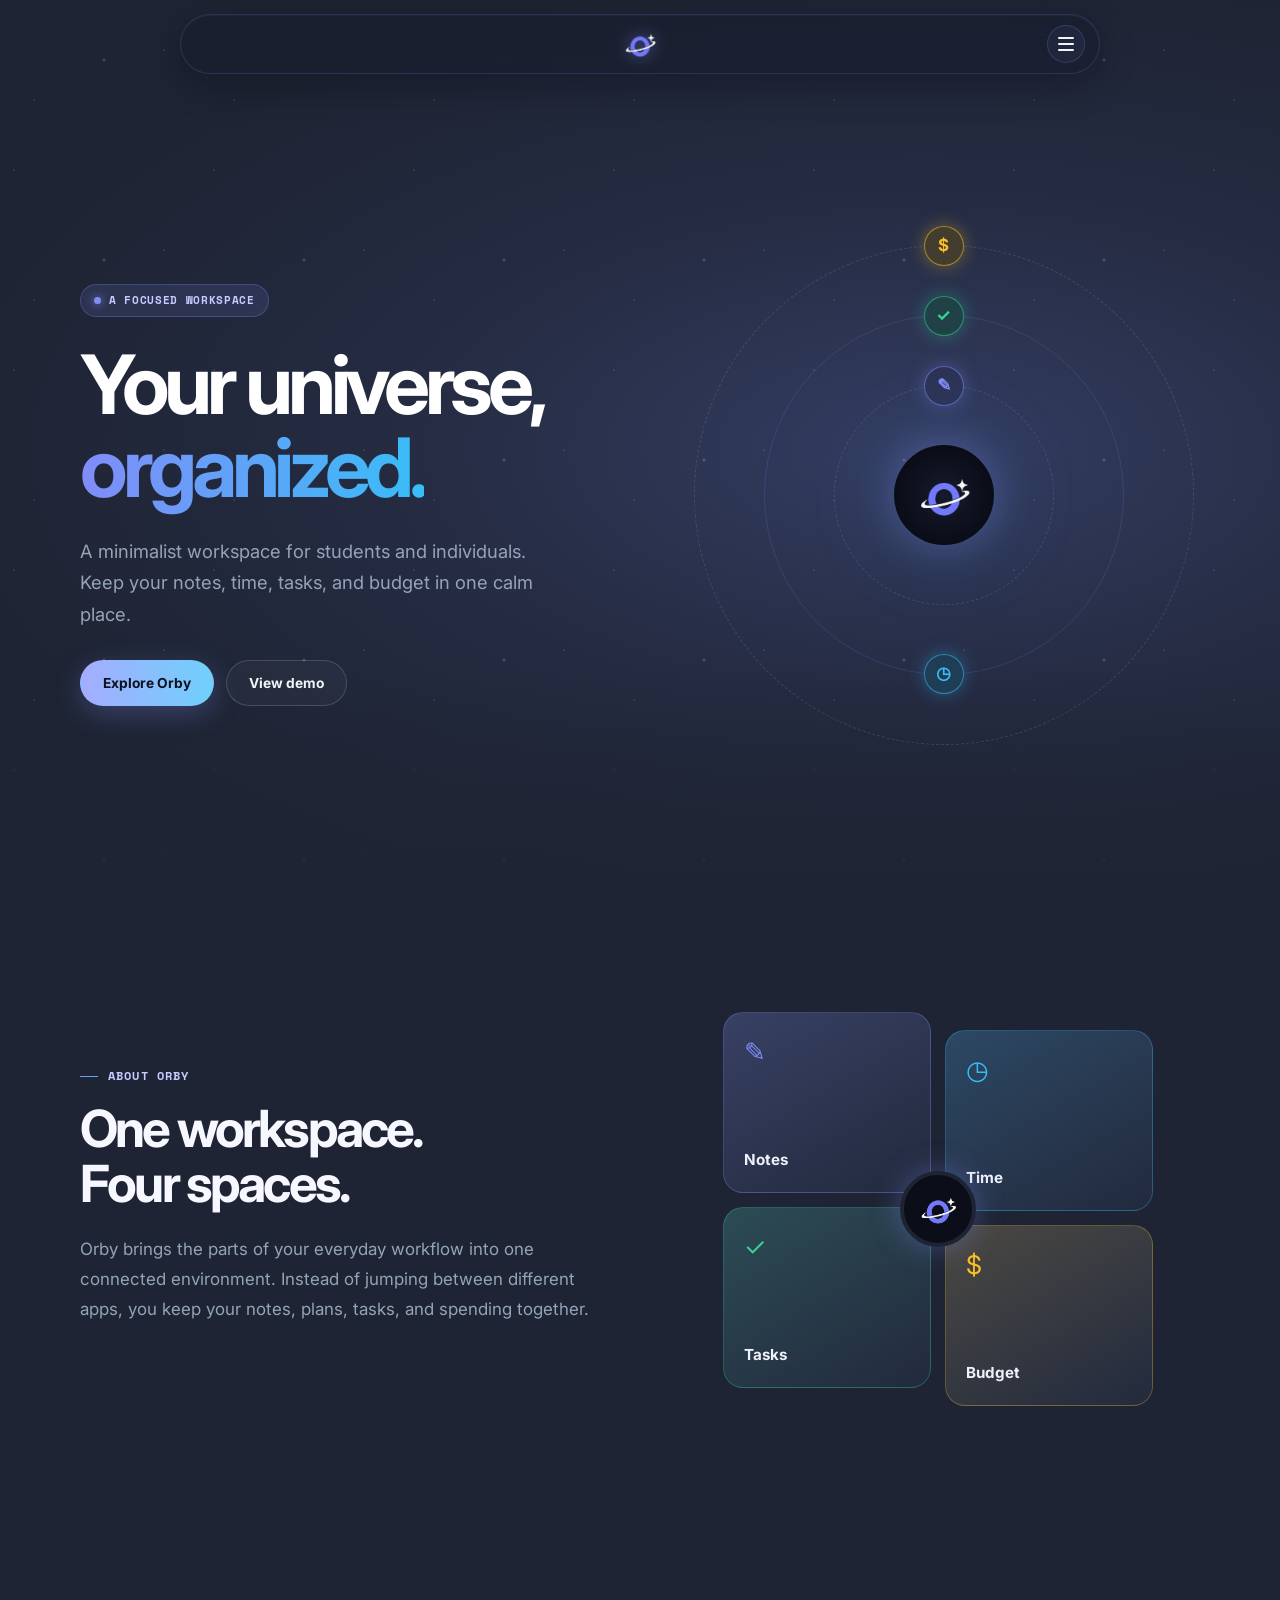
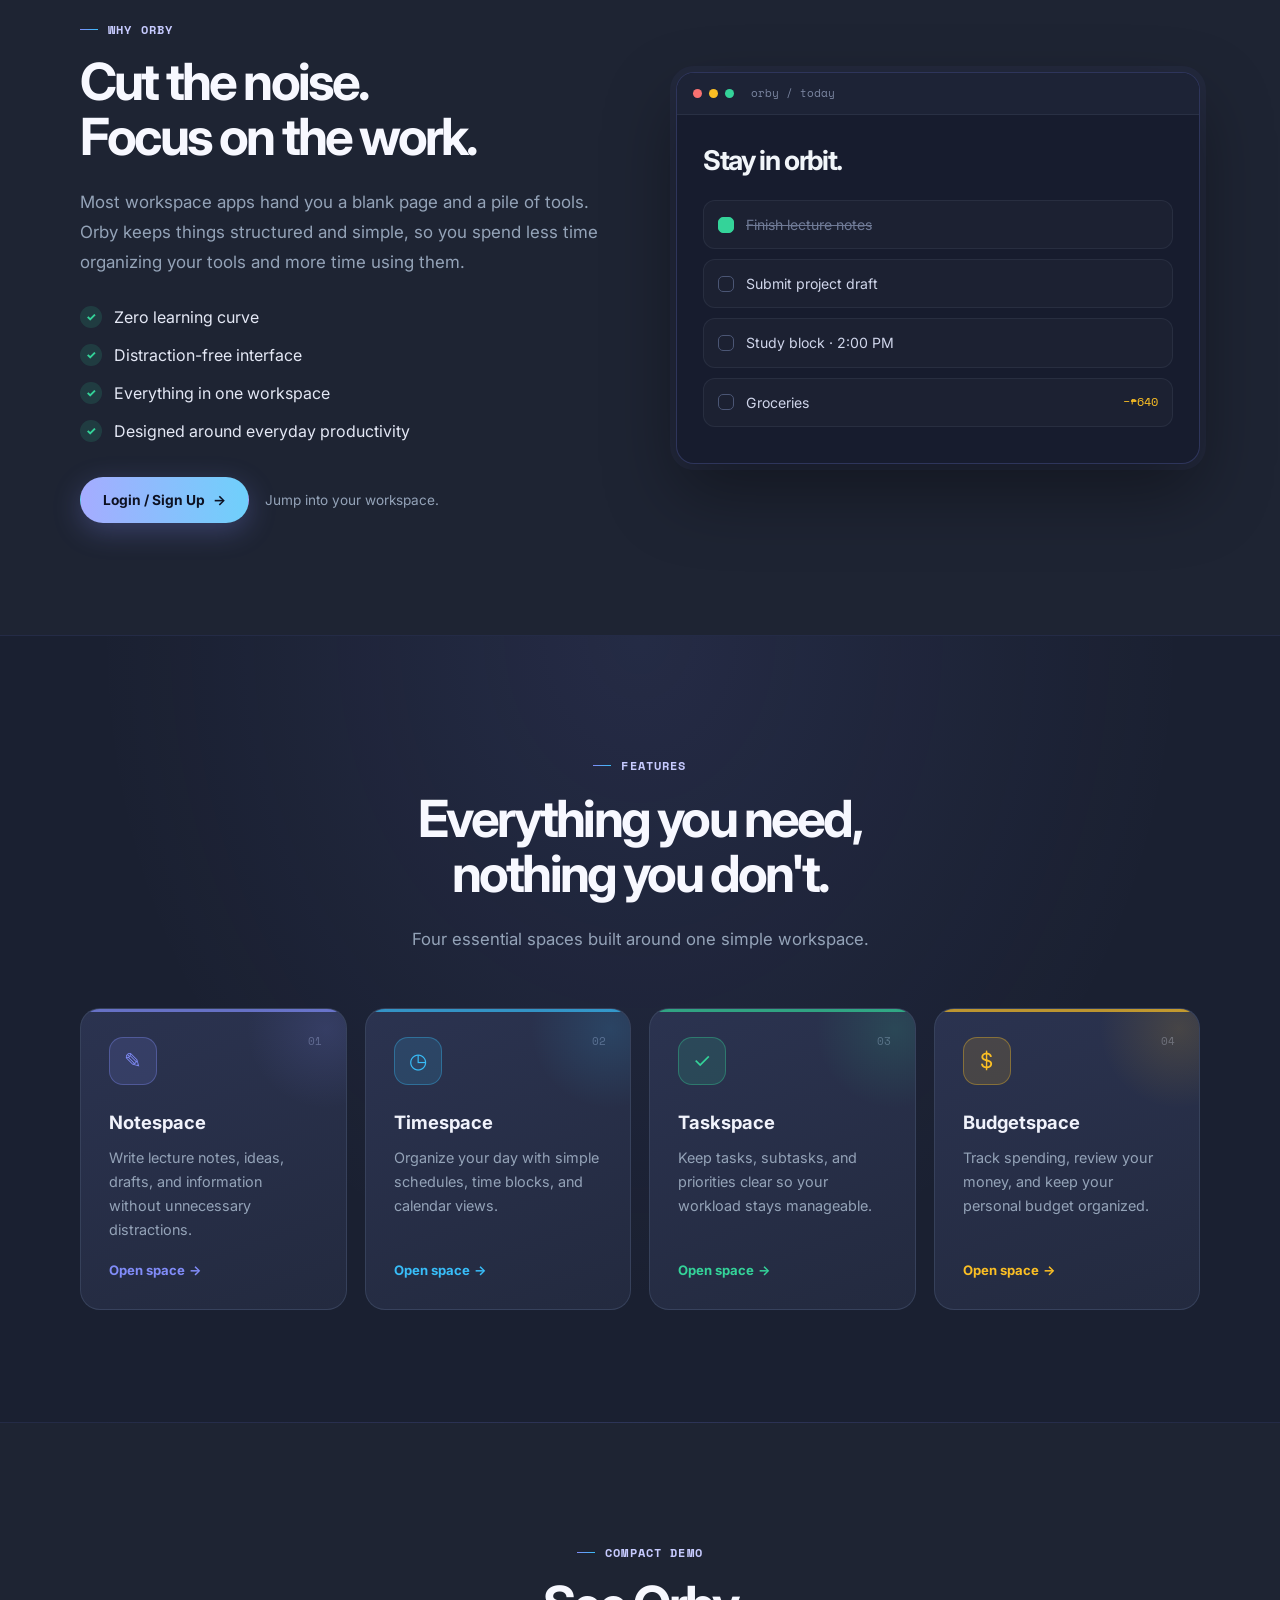
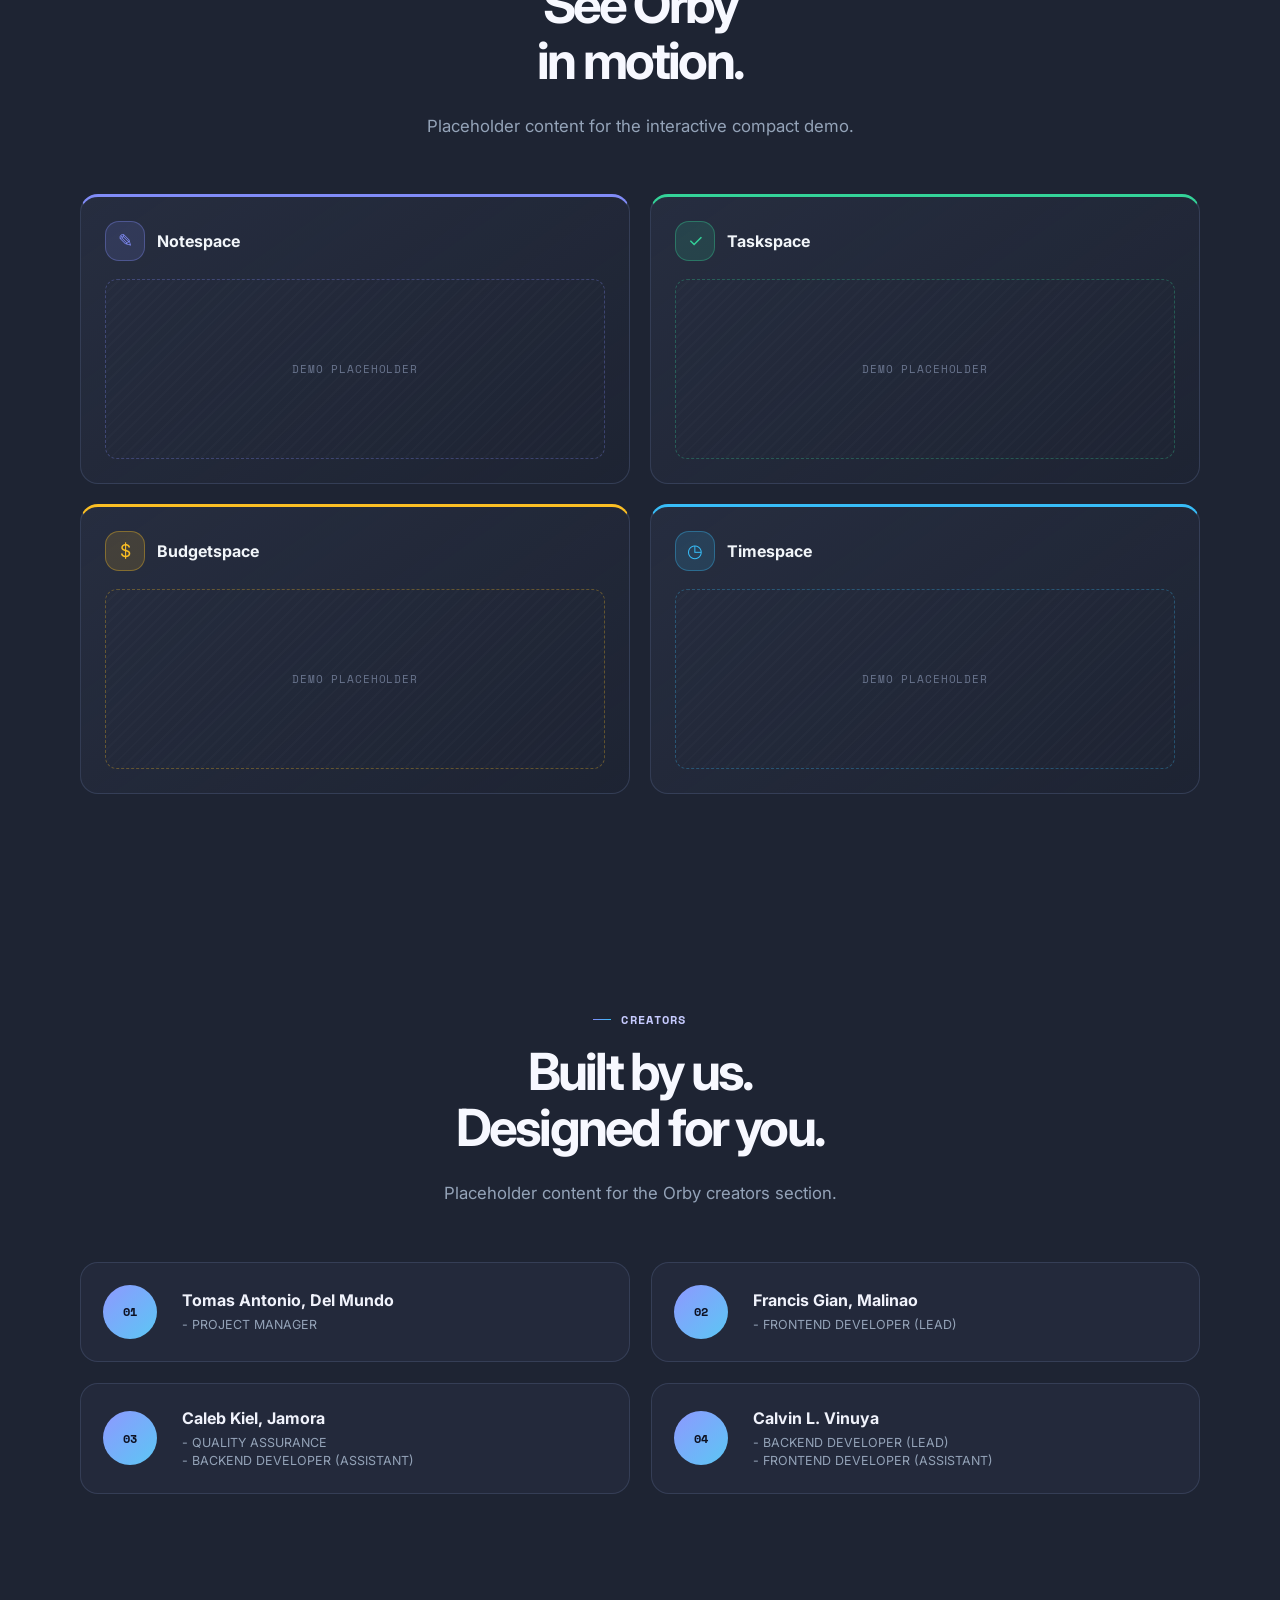
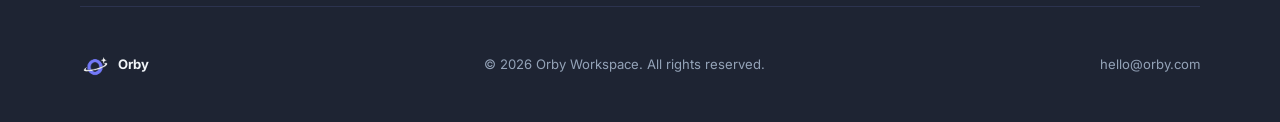
<file: index.html>
<!DOCTYPE html>
<html lang="en">
<head>
  <meta charset="UTF-8">
  <meta name="viewport" content="width=device-width, initial-scale=1.0">
  <meta name="description" content="Orby - Your productivity in orbit. A minimalist workspace for notes, tasks, time, and budget.">
  <title>Orby - Your Productivity in Orbit</title>
  <link rel="stylesheet" href="assets/css/style.css">
  <link rel="stylesheet" href="assets/css/index.css">
</head>

<body class="landing-page">

  <!-- NAVIGATION -->
  <header class="site-header" id="top">
    <nav class="navigation" aria-label="Main navigation">
      <a class="brand" href="#top" aria-label="Orby home">
        <img src="assets/images/OrbyIconFinal.png" alt="Orby">
      </a>

      <div class="nav-actions">
        <div class="workspace-links">
          <a href="notespace.html">Notespace</a>
          <a href="timespace.html">Timespace</a>
          <a href="taskspace.html">Taskspace</a>
          <a href="budgetspace.html">Budgetspace</a>
        </div>

        <button class="menu-button" type="button" aria-label="Open menu" aria-expanded="false" aria-controls="menu-panel">
          <span></span><span></span><span></span>
        </button>

        <div class="menu-panel" id="menu-panel" hidden>
          <p class="menu-label">Explore Orby</p>
          <a class="menu-login" href="LoginSignUp.html">
            <span>Login / Sign Up</span><b aria-hidden="true">→</b>
          </a>
          <a href="#about">About Orby</a>
          <a href="#why-orby">Why Orby</a>
          <a href="#features">Features</a>
          <a href="#demo">Compact Demo</a>
          <a href="#creators">Creators</a>
        </div>
      </div>
    </nav>
  </header>

  <main>

    <!-- HERO -->
    <section class="hero" aria-labelledby="hero-title">
      <div class="stars" aria-hidden="true"></div>

      <div class="hero-inner">
        <div class="hero-content">
          <p class="eyebrow"><span></span>A focused workspace</p>

          <h1 id="hero-title">Your universe,<br><em>organized.</em></h1>

          <p class="hero-copy">
            A minimalist workspace for students and individuals.
            Keep your notes, time, tasks, and budget in one calm place.
          </p>

          <div class="hero-actions">
            <a class="btn btn-primary" href="#features">Explore Orby</a>
            <a class="btn btn-ghost" href="#demo">View demo</a>
          </div>
        </div>

        <!-- Orbit system: Orby core + four spaces -->
        <div class="orbit-scene" aria-hidden="true">
          <div class="ring ring--1" style="--t:18s">
            <span class="planet planet--notes"><i>✎</i></span>
          </div>
          <div class="ring ring--2" style="--t:28s">
            <span class="planet planet--tasks"><i>✓</i></span>
            <span class="planet planet--time planet--b"><i>◷</i></span>
          </div>
          <div class="ring ring--3" style="--t:42s">
            <span class="planet planet--budget"><i>$</i></span>
          </div>
          <div class="core"><img src="assets/images/OrbyIconFinal.png" alt=""></div>
        </div>
      </div>
    </section>


    <!-- ABOUT -->
    <section class="landing-section about-section" id="about">
      <div class="section-copy">
        <p class="section-label">About Orby</p>
        <h2>One workspace.<br>Four spaces.</h2>
        <p>
          Orby brings the parts of your everyday workflow into one connected
          environment. Instead of jumping between different apps, you keep your
          notes, plans, tasks, and spending together.
        </p>
      </div>

      <div class="space-tiles" aria-hidden="true">
        <div class="tile tile--notes"><i>✎</i><b>Notes</b></div>
        <div class="tile tile--time"><i>◷</i><b>Time</b></div>
        <div class="tile tile--tasks"><i>✓</i><b>Tasks</b></div>
        <div class="tile tile--budget"><i>$</i><b>Budget</b></div>
        <div class="tiles-core"><img src="assets/images/OrbyIconFinal.png" alt=""></div>
      </div>
    </section>


    <!-- WHY -->
    <section class="landing-section why-section" id="why-orby">
      <div class="section-copy">
        <p class="section-label">Why Orby</p>
        <h2>Cut the noise.<br>Focus on the work.</h2>
        <p>
          Most workspace apps hand you a blank page and a pile of tools. Orby
          keeps things structured and simple, so you spend less time organizing
          your tools and more time using them.
        </p>
        <ul class="check-list">
          <li>Zero learning curve</li>
          <li>Distraction-free interface</li>
          <li>Everything in one workspace</li>
          <li>Designed around everyday productivity</li>
        </ul>
        <div class="auth-cta">
          <a class="btn btn-primary btn-shine" href="LoginSignUp.html">
            Login / Sign Up <b aria-hidden="true">→</b>
          </a>
          <span>Jump into your workspace.</span>
        </div>
      </div>

      <div class="app-window" aria-hidden="true">
        <div class="app-window__bar">
          <span></span><span></span><span></span>
          <small>orby / today</small>
        </div>
        <div class="app-window__body">
          <h3>Stay in orbit.</h3>
          <div class="row done"><s></s>Finish lecture notes</div>
          <div class="row"><s></s>Submit project draft</div>
          <div class="row"><s></s>Study block · 2:00 PM</div>
          <div class="row budget"><s></s>Groceries <em>−₱640</em></div>
        </div>
      </div>
    </section>


    <!-- FEATURES -->
    <section class="landing-section features-section" id="features">
      <div class="centered-heading">
        <p class="section-label">Features</p>
        <h2>Everything you need,<br>nothing you don't.</h2>
        <p>Four essential spaces built around one simple workspace.</p>
      </div>

      <div class="feature-grid">
        <a class="feature-card feature-card--notes" href="notespace.html">
          <span class="feature-num">01</span>
          <span class="feature-icon" aria-hidden="true">✎</span>
          <div>
            <h3>Notespace</h3>
            <p>Write lecture notes, ideas, drafts, and information without unnecessary distractions.</p>
          </div>
          <span class="feature-link">Open space <b aria-hidden="true">→</b></span>
        </a>

        <a class="feature-card feature-card--time" href="timespace.html">
          <span class="feature-num">02</span>
          <span class="feature-icon" aria-hidden="true">◷</span>
          <div>
            <h3>Timespace</h3>
            <p>Organize your day with simple schedules, time blocks, and calendar views.</p>
          </div>
          <span class="feature-link">Open space <b aria-hidden="true">→</b></span>
        </a>

        <a class="feature-card feature-card--tasks" href="taskspace.html">
          <span class="feature-num">03</span>
          <span class="feature-icon" aria-hidden="true">✓</span>
          <div>
            <h3>Taskspace</h3>
            <p>Keep tasks, subtasks, and priorities clear so your workload stays manageable.</p>
          </div>
          <span class="feature-link">Open space <b aria-hidden="true">→</b></span>
        </a>

        <a class="feature-card feature-card--budget" href="budgetspace.html">
          <span class="feature-num">04</span>
          <span class="feature-icon" aria-hidden="true">$</span>
          <div>
            <h3>Budgetspace</h3>
            <p>Track spending, review your money, and keep your personal budget organized.</p>
          </div>
          <span class="feature-link">Open space <b aria-hidden="true">→</b></span>
        </a>
      </div>
    </section>


    <!-- DEMO -->
    <section class="landing-section demo-section" id="demo">
      <div class="centered-heading">
        <p class="section-label">Compact Demo</p>
        <h2>See Orby<br>in motion.</h2>
        <p>Placeholder content for the interactive compact demo.</p>
      </div>

      <div class="demo-grid">
        <article class="demo-card demo-card--notes">
          <div class="demo-card__header"><span class="feature-icon">✎</span><h3>Notespace</h3></div>
          <div class="demo-placeholder">Demo Placeholder</div>
        </article>
        <article class="demo-card demo-card--tasks">
          <div class="demo-card__header"><span class="feature-icon">✓</span><h3>Taskspace</h3></div>
          <div class="demo-placeholder">Demo Placeholder</div>
        </article>
        <article class="demo-card demo-card--budget">
          <div class="demo-card__header"><span class="feature-icon">$</span><h3>Budgetspace</h3></div>
          <div class="demo-placeholder">Demo Placeholder</div>
        </article>
        <article class="demo-card demo-card--time">
          <div class="demo-card__header"><span class="feature-icon">◷</span><h3>Timespace</h3></div>
          <div class="demo-placeholder">Demo Placeholder</div>
        </article>
      </div>
    </section>


    <!-- CREATORS -->
    <section class="landing-section creators-section" id="creators">
      <div class="centered-heading">
        <p class="section-label">Creators</p>
        <h2>Built by us.<br>Designed for you.</h2>
        <p>Placeholder content for the Orby creators section.</p>
      </div>

      <div class="creator-grid">
        <article class="creator-card">
          <div class="creator-avatar">01</div>
          <div><h3>Tomas Antonio, Del Mundo</h3>
          <p>- PROJECT MANAGER</p></div>
        </article>
        <article class="creator-card">
          <div class="creator-avatar">02</div>
          <div><h3>Francis Gian, Malinao</h3>
            <p>- FRONTEND DEVELOPER (LEAD)</p></div>
        </article>
        <article class="creator-card">
          <div class="creator-avatar">03</div>
          <div><h3>Caleb Kiel, Jamora</h3>
            <p>- QUALITY ASSURANCE <br>
               - BACKEND DEVELOPER (ASSISTANT)
            </p></div>
        </article>
        <article class="creator-card">
          <div class="creator-avatar">04</div>
          <div><h3>Calvin L. Vinuya</h3>
            <p>- BACKEND DEVELOPER (LEAD) <br>
               - FRONTEND DEVELOPER (ASSISTANT)
            </p></div>
        </article>
      </div>
    </section>

  </main>


  <footer class="site-footer">
    <a class="footer-brand" href="#top">
      <img src="assets/images/OrbyIconFinal.png" alt="Orby">
      <span>Orby</span>
    </a>
    <p>© <span id="year"></span> Orby Workspace. All rights reserved.</p>
    <a href="mailto:hello@orby.com">hello@orby.com</a>
  </footer>

  <script src="assets/js/main.js"></script>
</body>
</html>
</file>
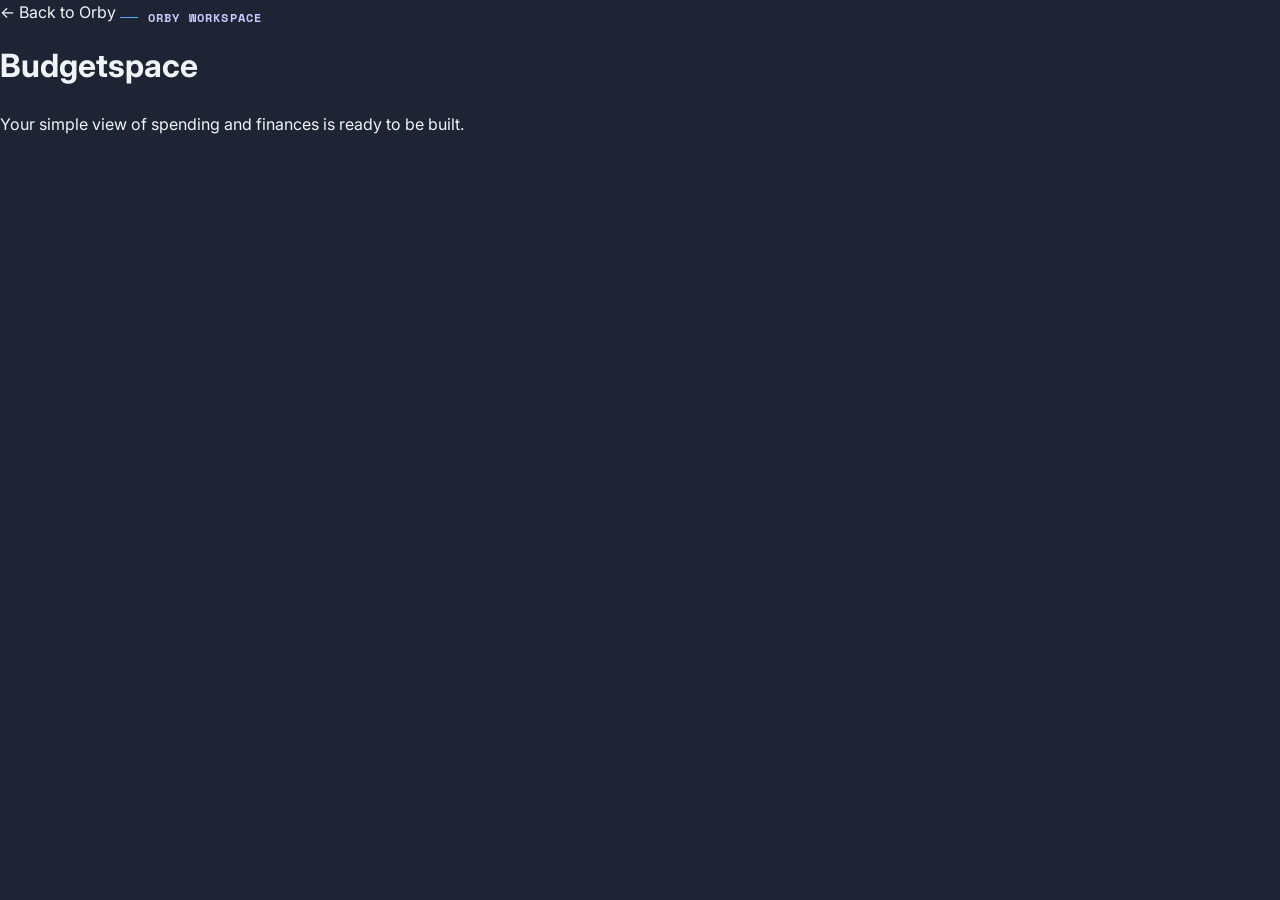
<file: budgetspace.html>
<!DOCTYPE html>
<html lang="en">
<head>
  <meta charset="UTF-8">
  <meta name="viewport" content="width=device-width, initial-scale=1.0">
  <meta name="description" content="Budgetspace — Orby workspace.">
  <title>Budgetspace | Orby</title>
  <link rel="stylesheet" href="assets/css/style.css">
</head>
<body class="space-page">
  <main class="space-shell">
    <a class="space-back" href="index.html">← Back to Orby</a>
    <p class="section-label">Orby workspace</p>
    <h1>Budgetspace</h1>
    <p>Your simple view of spending and finances is ready to be built.</p>
  </main>
</body>
</html>
</file>
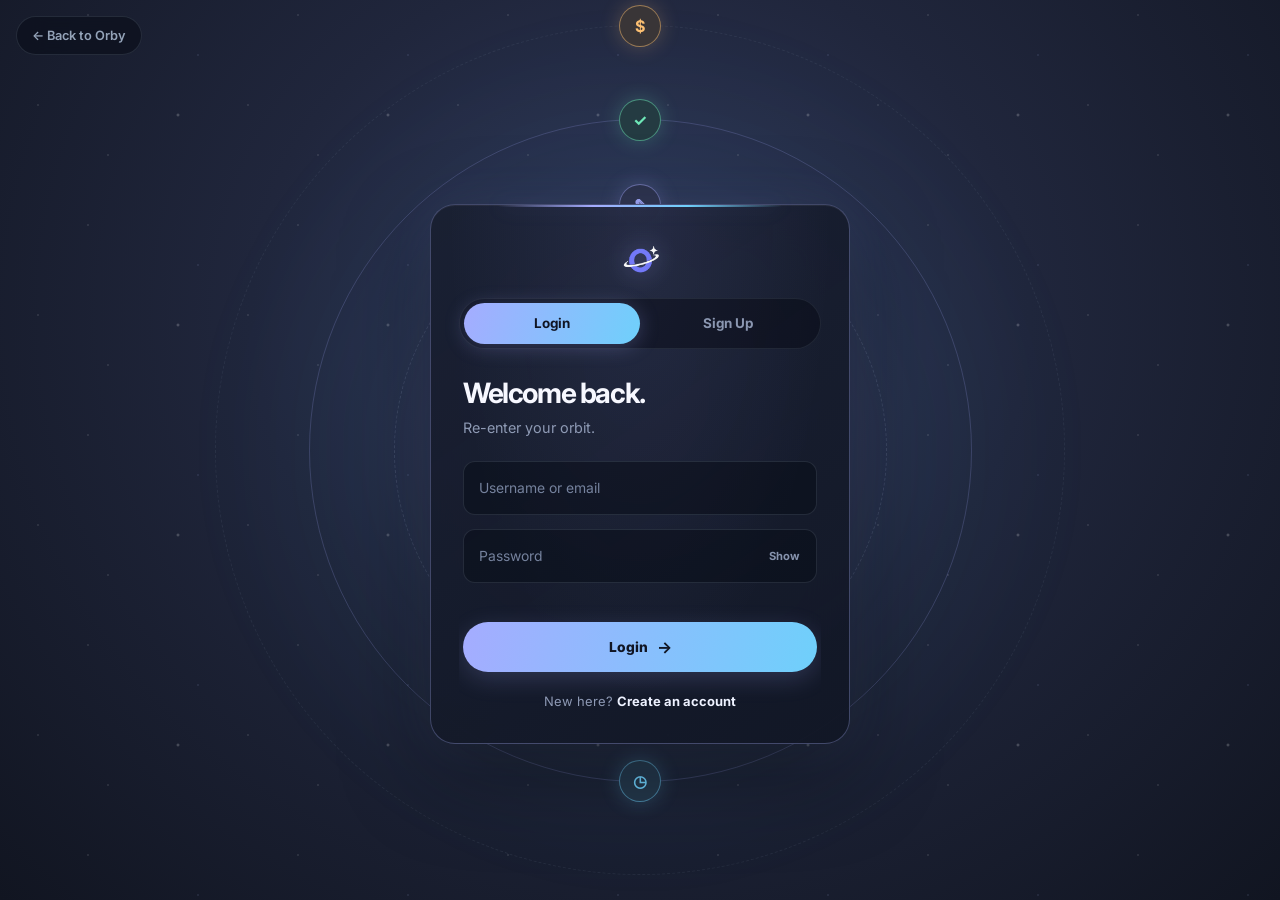
<file: LoginSignUp.html>
<!DOCTYPE html>
<html lang="en">
<head>
  <meta charset="UTF-8">
  <meta name="viewport" content="width=device-width, initial-scale=1.0">
  <title>Login / Sign Up - Orby</title>
  <link rel="stylesheet" href="assets/css/style.css">
  <link rel="stylesheet" href="assets/css/LoginSignUp.css">
</head>

<body class="auth-page" data-mode="login">

  <a class="auth-home" href="index.html">← Back to Orby</a>

  <div class="stars" aria-hidden="true"></div>

  <!-- Orbit backdrop: spins slowly, jumps when you switch mode -->
  <div class="orbit-scene" id="scene" aria-hidden="true">
    <div class="orbit-spin">
      <div class="ring ring--1" style="--t:60s">
        <span class="planet planet--notes"><i>✎</i></span>
      </div>
      <div class="ring ring--2" style="--t:90s">
        <span class="planet planet--tasks"><i>✓</i></span>
        <span class="planet planet--time planet--b"><i>◷</i></span>
      </div>
      <div class="ring ring--3" style="--t:140s">
        <span class="planet planet--budget"><i>$</i></span>
      </div>
    </div>
  </div>
  <div class="shockwave" id="shockwave" aria-hidden="true"></div>

  <main class="auth-card" id="card">

    <img class="auth-logo" src="assets/images/OrbyIconFinal.png" alt="Orby">

    <div class="tabs" role="tablist" aria-label="Account">
      <button type="button" role="tab" id="tab-login" aria-controls="pane-login" aria-selected="true" data-mode-target="login">Login</button>
      <button type="button" role="tab" id="tab-signup" aria-controls="pane-signup" aria-selected="false" data-mode-target="signup">Sign Up</button>
    </div>

    <div class="panes">

      <!-- LOGIN -->
      <section class="pane" id="pane-login" role="tabpanel" aria-labelledby="tab-login">
        <div class="pane__inner">
          <h1>Welcome back.</h1>
          <p class="sub">Re-enter your orbit.</p>

          <form data-form="login" novalidate>
            <label class="field">
              <input type="text" name="identity" placeholder=" " autocomplete="username" required>
              <span>Username or email</span>
            </label>

            <label class="field">
              <input type="password" name="password" placeholder=" " autocomplete="current-password" required>
              <span>Password</span>
              <button type="button" class="peek" aria-label="Show password">Show</button>
            </label>

            <p class="form-note" role="status"></p>
            <button class="btn-auth" type="submit"><span>Login</span><b aria-hidden="true">→</b></button>
          </form>

          <p class="switch">New here? <button type="button" data-mode-target="signup">Create an account</button></p>
        </div>
      </section>

      <!-- SIGN UP -->
      <section class="pane" id="pane-signup" role="tabpanel" aria-labelledby="tab-signup">
        <div class="pane__inner">
          <h1>Join the orbit.</h1>
          <p class="sub">Create your Orby workspace.</p>

          <form data-form="signup" novalidate>
            <label class="field">
              <input type="text" name="username" placeholder=" " autocomplete="username" required>
              <span>Username</span>
            </label>

            <label class="field">
              <input type="email" name="email" placeholder=" " autocomplete="email" required>
              <span>Email</span>
            </label>

            <label class="field">
              <input type="password" name="password" placeholder=" " autocomplete="new-password" required>
              <span>Password</span>
              <button type="button" class="peek" aria-label="Show password">Show</button>
            </label>

            <label class="field">
              <input type="password" name="confirm" placeholder=" " autocomplete="new-password" required>
              <span>Confirm password</span>
              <button type="button" class="peek" aria-label="Show password">Show</button>
            </label>

            <p class="form-note" role="status"></p>
            <button class="btn-auth" type="submit"><span>Create account</span><b aria-hidden="true">→</b></button>
          </form>

          <p class="switch">Already have an account? <button type="button" data-mode-target="login">Login</button></p>
        </div>
      </section>

    </div>
  </main>

  <script src="assets/js/LoginSignUp.js"></script>
</body>
</html>
</file>
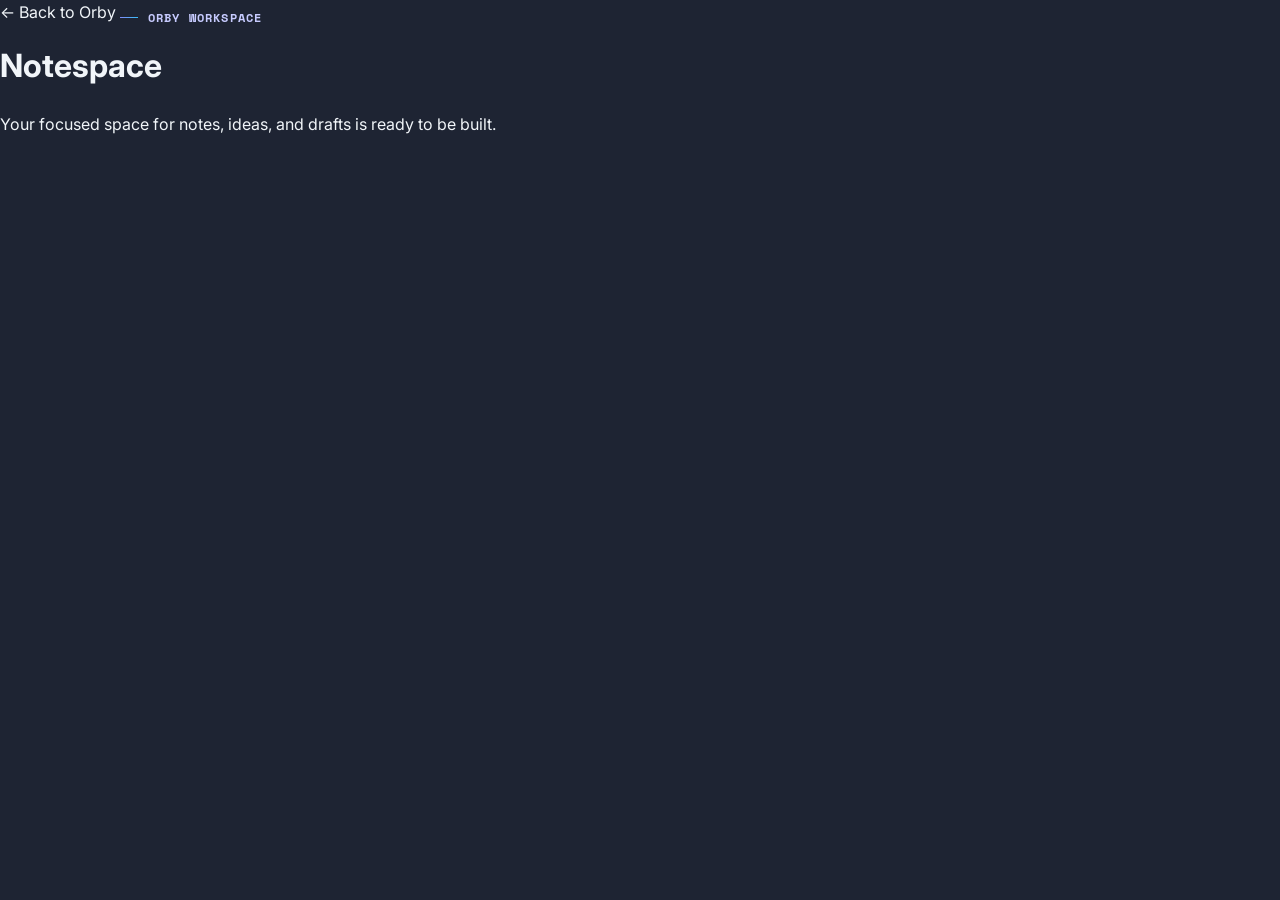
<file: notespace.html>
<!DOCTYPE html>
<html lang="en">
<head>
  <meta charset="UTF-8">
  <meta name="viewport" content="width=device-width, initial-scale=1.0">
  <meta name="description" content="Notespace — Orby workspace.">
  <title>Notespace | Orby</title>
  <link rel="stylesheet" href="assets/css/style.css">
</head>
<body class="space-page">
  <main class="space-shell">
    <a class="space-back" href="index.html">← Back to Orby</a>
    <p class="section-label">Orby workspace</p>
    <h1>Notespace</h1>
    <p>Your focused space for notes, ideas, and drafts is ready to be built.</p>
  </main>
</body>
</html>
</file>
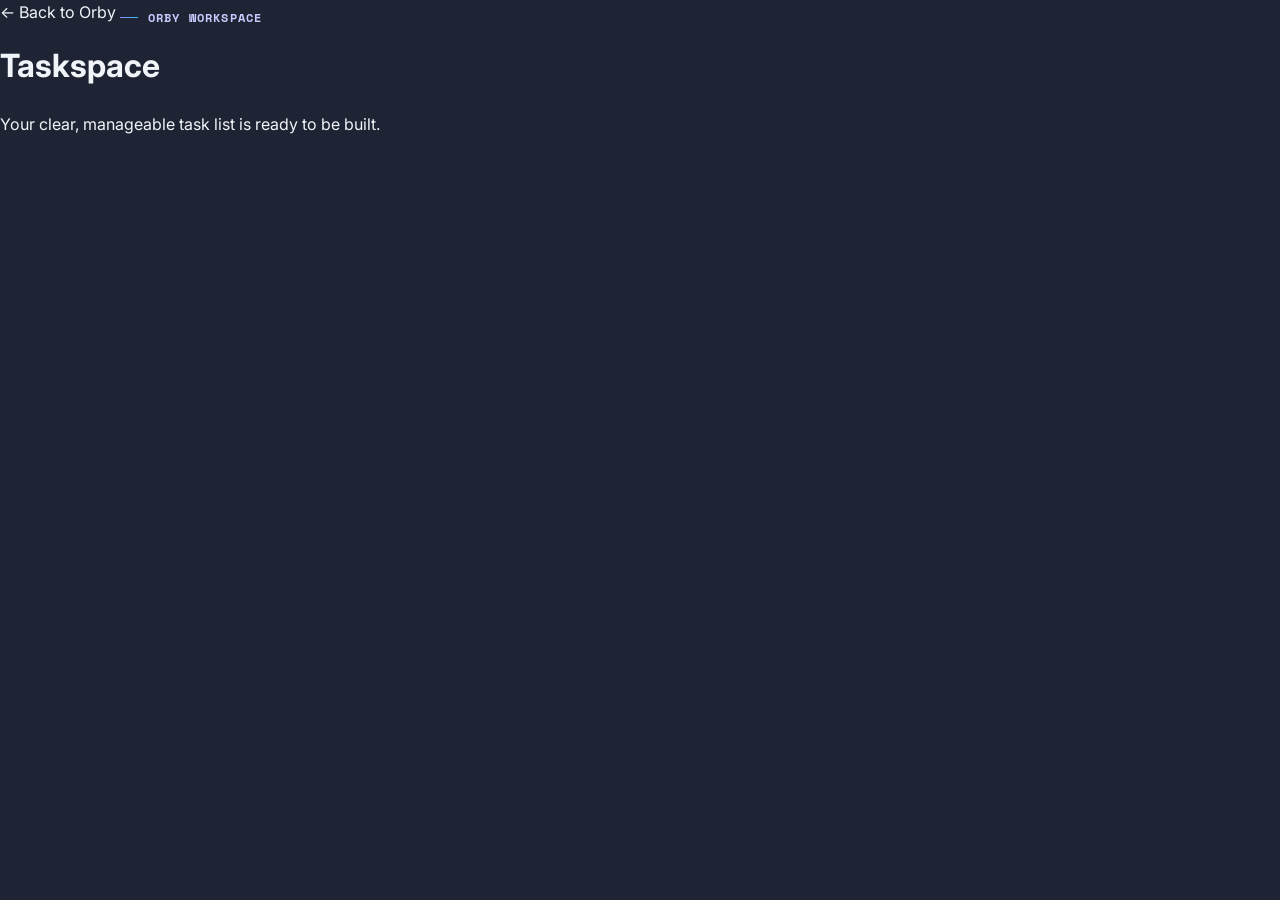
<file: taskspace.html>
<!DOCTYPE html>
<html lang="en">
<head>
  <meta charset="UTF-8">
  <meta name="viewport" content="width=device-width, initial-scale=1.0">
  <meta name="description" content="Taskspace — Orby workspace.">
  <title>Taskspace | Orby</title>
  <link rel="stylesheet" href="assets/css/style.css">
</head>
<body class="space-page">
  <main class="space-shell">
    <a class="space-back" href="index.html">← Back to Orby</a>
    <p class="section-label">Orby workspace</p>
    <h1>Taskspace</h1>
    <p>Your clear, manageable task list is ready to be built.</p>
  </main>
</body>
</html>
</file>
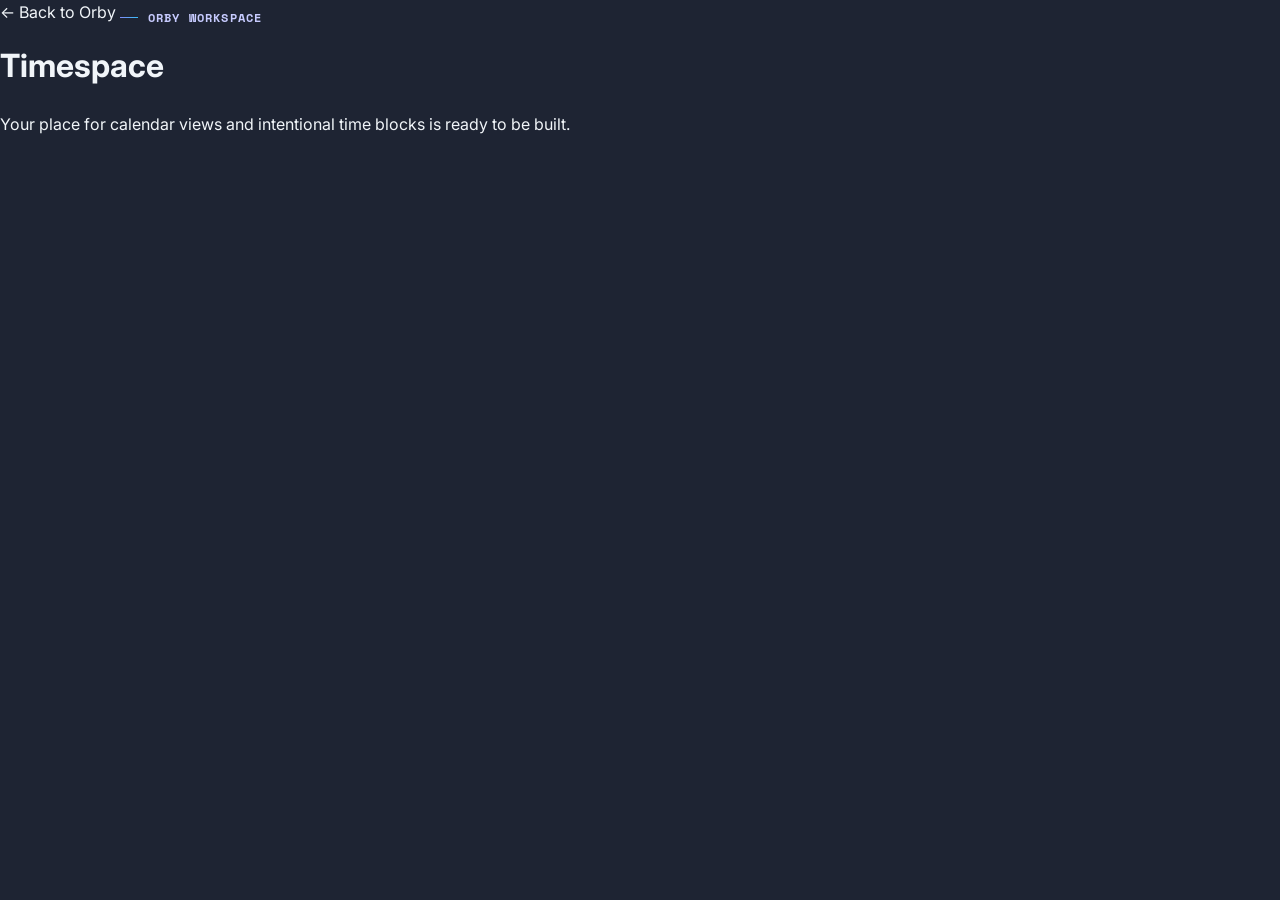
<file: timespace.html>
<!DOCTYPE html>
<html lang="en">
<head>
  <meta charset="UTF-8">
  <meta name="viewport" content="width=device-width, initial-scale=1.0">
  <meta name="description" content="Timespace — Orby workspace.">
  <title>Timespace | Orby</title>
  <link rel="stylesheet" href="assets/css/style.css">
</head>
<body class="space-page">
  <main class="space-shell">
    <a class="space-back" href="index.html">← Back to Orby</a>
    <p class="section-label">Orby workspace</p>
    <h1>Timespace</h1>
    <p>Your place for calendar views and intentional time blocks is ready to be built.</p>
  </main>
</body>
</html>
</file>
<file: assets/css/style.css>
@import url('https://fonts.googleapis.com/css2?family=Inter:wght@400;500;600;700;800&family=Space+Mono:wght@400;700&display=swap');

/* =========================================================
   GLOBAL VARIABLES
   ========================================================= */

:root {
  --background: #1e2433;
  --foreground: #f1f5f9;

  --card: #282f42;
  --card-soft: #22293a;

  --primary: #818cf8;
  --accent: #38bdf8;

  --secondary: #334155;
  --muted: #94a3b8;
  --border: #3b4661;

  /* One accent per space */
  --c-notes: #818cf8;
  --c-time: #38bdf8;
  --c-tasks: #34d399;
  --c-budget: #fbbf24;

  --radius-sm: 8px;
  --radius-md: 14px;
  --radius-lg: 20px;
  --radius-pill: 999px;

  --content-width: 1120px;
}

/* =========================================================
   RESET / FOUNDATION
   ========================================================= */

* { box-sizing: border-box; }

html {
  scroll-behavior: smooth;
  scrollbar-width: none;
}
html::-webkit-scrollbar,
body::-webkit-scrollbar { display: none; }

body {
  margin: 0;
  overflow-x: hidden;
  background: var(--background);
  color: var(--foreground);
  font-family: Inter, Arial, sans-serif;
  line-height: 1.5;
}

img { max-width: 100%; }
button, input, textarea, select { font: inherit; }
button { color: inherit; }
a { color: inherit; text-decoration: none; }
h1, h2, h3, p { margin-top: 0; }

:focus-visible {
  outline: 2px solid var(--accent);
  outline-offset: 3px;
}

/* =========================================================
   SHARED TYPOGRAPHY + BUTTONS
   ========================================================= */

.section-label {
  display: inline-flex;
  align-items: center;
  gap: 10px;
  margin-bottom: 16px;
  color: #c7cbff;
  font-family: 'Space Mono', monospace;
  font-size: .72rem;
  font-weight: 700;
  letter-spacing: .1em;
  text-transform: uppercase;
}

.section-label::before {
  content: '';
  width: 18px;
  height: 1px;
  background: linear-gradient(90deg, var(--primary), var(--accent));
}

h2 {
  margin-bottom: 24px;
  color: #f7f8ff;
  font-size: clamp(2.2rem, 4vw, 3.5rem);
  line-height: 1.08;
  letter-spacing: -.055em;
}

.btn {
  display: inline-flex;
  align-items: center;
  justify-content: center;
  min-height: 46px;
  padding: 0 22px;
  border: 1px solid transparent;
  border-radius: var(--radius-pill);
  font-size: .86rem;
  font-weight: 700;
  transition: transform .2s ease, background .2s ease, border-color .2s ease, box-shadow .2s ease;
}
.btn:hover { transform: translateY(-2px); }

.btn-primary {
  background: linear-gradient(90deg, #a5acff, #6fd0fb);
  color: #0d1122;
  box-shadow: 0 8px 28px rgba(129, 140, 248, .28);
}
.btn-primary:hover { box-shadow: 0 12px 34px rgba(129, 140, 248, .42); }

.btn-ghost {
  border-color: rgba(148, 163, 184, .28);
  background: rgba(255, 255, 255, .03);
  color: var(--foreground);
}
.btn-ghost:hover {
  border-color: rgba(129, 140, 248, .6);
  background: rgba(129, 140, 248, .1);
}

.content-width {
  width: min(var(--content-width), calc(100% - 48px));
  margin-inline: auto;
}

.card {
  border: 1px solid var(--border);
  border-radius: var(--radius-md);
  background: var(--card);
}

/* ▼ KEEP YOUR EXISTING "WORKSPACE FOUNDATION" AND "WORKSPACE RESPONSIVE"
     SECTIONS BELOW THIS LINE, UNCHANGED ▼ */
</file>
<file: assets/css/index.css>
/* =========================================================
   NAVIGATION (floating pill)
   ========================================================= */

.site-header {
  position: fixed;
  z-index: 20;
  inset: 14px 0 auto;
  pointer-events: none;
}

.navigation {
  position: relative;
  pointer-events: auto;
  width: min(920px, calc(100% - 32px));
  height: 60px;
  display: flex;
  align-items: center;
  margin-inline: auto;
  padding: 0 14px 0 18px;
  border: 1px solid rgba(129, 140, 248, .18);
  border-radius: var(--radius-pill);
  background: rgba(24, 29, 45, .6);
  backdrop-filter: blur(16px);
  box-shadow: 0 10px 36px rgba(4, 7, 16, .3), inset 0 1px rgba(255, 255, 255, .04);
  transition: border-color .35s ease, background .35s ease;
}
.navigation.is-expanded { background: rgba(24, 29, 45, .82); border-color: rgba(129, 140, 248, .3); }

.brand {
  position: absolute;
  left: 50%;
  top: 50%;
  display: flex;
  align-items: center;
  transform: translate(-50%, -50%);
  isolation: isolate;
  transition: left .8s cubic-bezier(.4, 0, .2, 1), transform .8s cubic-bezier(.4, 0, .2, 1);
}
.navigation.is-expanded .brand { left: 18px; transform: translate(0, -50%); }

.brand img {
  width: 38px;
  height: 38px;
  object-fit: contain;
  filter: drop-shadow(0 0 8px rgba(129, 140, 248, .55));
}

.nav-actions {
  position: relative;
  display: flex;
  align-items: center;
  gap: 14px;
  margin-left: auto;
}

.workspace-links {
  display: flex;
  gap: 2px;
  color: var(--muted);
  font-size: .82rem;
  font-weight: 500;
  opacity: 0;
  pointer-events: none;
  transform: translateX(8px);
  transition: opacity .45s ease, transform .45s ease;
}
.navigation.is-expanded .workspace-links { opacity: 1; pointer-events: auto; transform: none; }

.workspace-links a {
  position: relative;
  padding: 8px 12px 10px;
  color: transparent;
  background:
    linear-gradient(90deg, #a5acff, #6fd0fb) left / 0% 100% no-repeat,
    var(--muted);
  -webkit-background-clip: text;
  background-clip: text;
  transition: background-size .4s cubic-bezier(.4, 0, .2, 1);
}
.workspace-links a::after {
  content: '';
  position: absolute;
  left: 12px;
  right: 12px;
  bottom: 3px;
  height: 2px;
  border-radius: 2px;
  background: linear-gradient(90deg, #a5acff, #6fd0fb);
  box-shadow: 0 0 10px rgba(129, 140, 248, .6);
  transform: scaleX(0);
  transform-origin: left center;
  transition: transform .4s cubic-bezier(.4, 0, .2, 1);
}
.workspace-links a:hover,
.workspace-links a:focus-visible {
  background-size: 100% 100%;
  outline: none;
}
.workspace-links a:hover::after,
.workspace-links a:focus-visible::after { transform: scaleX(1); }

.menu-button {
  width: 38px;
  height: 38px;
  display: grid;
  place-content: center;
  gap: 4px;
  padding: 0;
  border: 1px solid rgba(129, 140, 248, .22);
  border-radius: 50%;
  background: rgba(129, 140, 248, .06);
  cursor: pointer;
  transition: background .2s ease, border-color .2s ease;
}
.menu-button:hover,
.menu-button:focus-visible { border-color: rgba(129, 140, 248, .6); background: rgba(129, 140, 248, .14); outline: none; }

.menu-button span {
  width: 16px;
  height: 2px;
  display: block;
  border-radius: 3px;
  background: currentColor;
  transition: transform .2s ease, opacity .2s ease;
}
.menu-button.is-open span:first-child { transform: translateY(6px) rotate(45deg); }
.menu-button.is-open span:nth-child(2) { opacity: 0; }
.menu-button.is-open span:last-child { transform: translateY(-6px) rotate(-45deg); }

.menu-panel[hidden] { display: none; }
.menu-panel {
  position: absolute;
  z-index: 25;
  top: calc(100% + 18px);
  right: 0;
  width: 210px;
  display: flex;
  flex-direction: column;
  gap: 3px;
  padding: 10px;
  border: 1px solid rgba(129, 140, 248, .22);
  border-radius: 16px;
  background: rgba(24, 29, 45, .95);
  box-shadow: 0 18px 45px rgba(4, 7, 16, .42);
  backdrop-filter: blur(16px);
  font-size: .9rem;
}

.menu-label {
  margin: 5px 8px 7px;
  color: #aeb8e8;
  font-family: 'Space Mono', monospace;
  font-size: .67rem;
  letter-spacing: .08em;
  text-transform: uppercase;
}

.menu-panel a {
  padding: 10px 11px;
  border-radius: 10px;
  color: transparent;
  background:
    linear-gradient(90deg, #a5acff, #6fd0fb) left / 0% 100% no-repeat,
    var(--muted);
  -webkit-background-clip: text;
  background-clip: text;
  transition: background-size .35s ease, transform .25s ease;
}
.menu-panel a:hover,
.menu-panel a:focus-visible {
  background-size: 100% 100%;
  transform: translateX(4px);
  outline: none;
}

/* Highlighted Login / Sign Up item */
.menu-panel a.menu-login {
  position: relative;
  overflow: hidden;
  display: flex;
  align-items: center;
  justify-content: space-between;
  margin-bottom: 6px;
  color: #0d1122;
  font-weight: 700;
  background: linear-gradient(90deg, #a5acff, #6fd0fb);
  -webkit-background-clip: border-box;
  background-clip: border-box;
  box-shadow: 0 6px 22px rgba(129, 140, 248, .3);
  animation: login-glow 3s ease-in-out infinite;
  transition: transform .25s ease, box-shadow .25s ease;
}
.menu-panel a.menu-login::after {
  content: '';
  position: absolute;
  inset: 0;
  background: linear-gradient(110deg, transparent 30%, rgba(255, 255, 255, .6) 50%, transparent 70%);
  transform: translateX(-120%);
  transition: transform .7s ease;
}
.menu-panel a.menu-login:hover,
.menu-panel a.menu-login:focus-visible {
  transform: translateY(-2px);
  box-shadow: 0 10px 30px rgba(129, 140, 248, .5);
}
.menu-panel a.menu-login:hover::after,
.menu-panel a.menu-login:focus-visible::after { transform: translateX(120%); }
.menu-login b { transition: transform .25s ease; }
.menu-login:hover b { transform: translateX(4px); }

@keyframes login-glow {
  0%, 100% { box-shadow: 0 6px 20px rgba(129, 140, 248, .25); }
  50% { box-shadow: 0 6px 30px rgba(111, 208, 251, .45); }
}


/* =========================================================
   HERO
   ========================================================= */

.hero {
  position: relative;
  min-height: 100svh;
  display: grid;
  place-items: center;
  overflow: hidden;
  isolation: isolate;
  background:
    radial-gradient(ellipse at 72% 50%, #343d62 0%, #252c43 38%, var(--background) 75%);
}

.hero::after {
  content: '';
  position: absolute;
  z-index: 4;
  inset: auto 0 0;
  height: 26%;
  background: linear-gradient(transparent, var(--background));
  pointer-events: none;
}

.stars {
  position: absolute;
  inset: -20%;
  opacity: .28;
  pointer-events: none;
  background-image:
    radial-gradient(1px 1px at 20px 30px, #fff, transparent),
    radial-gradient(1px 1px at 90px 80px, #fff, transparent),
    radial-gradient(2px 2px at 160px 40px, #fff, transparent),
    radial-gradient(1px 1px at 70px 150px, #fff, transparent);
  background-size: 200px 200px;
  animation: stars-drift 40s linear infinite, stars-pulse 6s ease-in-out infinite alternate;
}
@keyframes stars-drift { to { transform: translate3d(-80px, -50px, 0); } }
@keyframes stars-pulse { from { opacity: .18; } to { opacity: .34; } }

.hero-inner {
  position: relative;
  z-index: 5;
  width: min(var(--content-width), calc(100% - 48px));
  display: grid;
  grid-template-columns: 1.05fr .95fr;
  align-items: center;
  gap: 40px;
  padding-top: 90px;
}

.eyebrow {
  width: max-content;
  max-width: 100%;
  display: inline-flex;
  align-items: center;
  gap: 8px;
  margin: 0;
  padding: 7px 13px;
  border: 1px solid rgba(129, 140, 248, .28);
  border-radius: var(--radius-pill);
  background: rgba(129, 140, 248, .13);
  color: #c7cbff;
  font-family: 'Space Mono', monospace;
  font-size: .7rem;
  font-weight: 700;
  letter-spacing: .06em;
  text-transform: uppercase;
}
.eyebrow span {
  width: 7px;
  height: 7px;
  border-radius: 50%;
  background: var(--primary);
  box-shadow: 0 0 10px var(--primary);
  animation: eyebrow-dot 2s ease-in-out infinite;
}
@keyframes eyebrow-dot {
  0%, 100% { transform: scale(.9); opacity: .75; }
  50% { transform: scale(1.25); opacity: 1; }
}

.hero h1 {
  margin: 26px 0;
  color: #fff;
  font-size: clamp(3rem, 6.4vw, 5.4rem);
  line-height: 1.02;
  letter-spacing: -.065em;
}
.hero h1 em {
  font-style: normal;
  color: transparent;
  background: linear-gradient(90deg, var(--primary), var(--accent));
  background-clip: text;
  -webkit-background-clip: text;
}

.hero-copy {
  max-width: 480px;
  margin-bottom: 0;
  color: var(--muted);
  font-size: clamp(1rem, 1.6vw, 1.15rem);
  line-height: 1.7;
}
.hero-actions { display: flex; gap: 12px; margin-top: 30px; }


/* =========================================================
   ORBIT SYSTEM
   ========================================================= */

.orbit-scene {
  position: relative;
  width: min(500px, 100%);
  aspect-ratio: 1;
  justify-self: center;
  pointer-events: none;
}

.ring {
  position: absolute;
  border: 1px dashed rgba(148, 163, 184, .22);
  border-radius: 50%;
  animation: spin var(--t, 20s) linear infinite;
}
.ring--1 { inset: 28%; }
.ring--2 { inset: 14%; border-style: solid; border-color: rgba(129, 140, 248, .16); }
.ring--3 { inset: 0; }

.planet {
  position: absolute;
  top: 0;
  left: 50%;
  width: 40px;
  height: 40px;
  margin: -20px 0 0 -20px;
}
.planet--b { top: auto; bottom: 0; margin: 0 0 -20px -20px; }

.planet i {
  width: 100%;
  height: 100%;
  display: grid;
  place-items: center;
  border: 1px solid color-mix(in srgb, var(--c) 55%, transparent);
  border-radius: 50%;
  background: color-mix(in srgb, var(--c) 18%, #1b2133);
  color: var(--c);
  font-style: normal;
  font-size: 1.05rem;
  font-weight: 700;
  box-shadow: 0 0 18px color-mix(in srgb, var(--c) 35%, transparent);
  animation: spin var(--t, 20s) linear infinite reverse; /* keeps icon upright */
}
.ring--1 .planet i { animation-duration: 18s; }
.ring--2 .planet i { animation-duration: 28s; }
.ring--3 .planet i { animation-duration: 42s; }

.planet--notes { --c: var(--c-notes); }
.planet--tasks { --c: var(--c-tasks); }
.planet--time { --c: var(--c-time); }
.planet--budget { --c: var(--c-budget); }

@keyframes spin { to { transform: rotate(360deg); } }

.core {
  position: absolute;
  inset: 40%;
  display: grid;
  place-items: center;
  border-radius: 50%;
  background: radial-gradient(circle, #151a2c 0%, #090c16 75%);
  box-shadow: 0 0 40px rgba(129, 140, 248, .35), 0 0 100px rgba(56, 189, 248, .16);
  animation: core-pulse 5s ease-in-out infinite;
}
.core img { width: 62%; height: 62%; object-fit: contain; }

@keyframes core-pulse {
  0%, 100% { box-shadow: 0 0 34px rgba(129, 140, 248, .3), 0 0 90px rgba(56, 189, 248, .12); }
  50% { box-shadow: 0 0 52px rgba(129, 140, 248, .5), 0 0 120px rgba(56, 189, 248, .22); }
}


/* =========================================================
   SHARED LANDING SECTION
   ========================================================= */

.landing-section {
  width: min(var(--content-width), calc(100% - 48px));
  margin-inline: auto;
  padding: 112px 0;
}

.section-copy > p:not(.section-label) {
  max-width: 540px;
  color: var(--muted);
  font-size: 1.06rem;
  line-height: 1.75;
}

.centered-heading { max-width: 650px; margin: 0 auto 54px; text-align: center; }
.centered-heading > p:last-child { margin: 0; color: var(--muted); font-size: 1.05rem; line-height: 1.7; }


/* =========================================================
   ABOUT: space tiles
   ========================================================= */

.about-section,
.why-section {
  display: grid;
  grid-template-columns: 1fr 1fr;
  align-items: center;
  gap: 72px;
}

.space-tiles {
  position: relative;
  max-width: 430px;
  width: 100%;
  justify-self: center;
  display: grid;
  grid-template-columns: 1fr 1fr;
  gap: 14px;
}

.tile {
  --c: var(--c-notes);
  aspect-ratio: 1.15;
  display: flex;
  flex-direction: column;
  justify-content: space-between;
  padding: 20px;
  border: 1px solid color-mix(in srgb, var(--c) 28%, transparent);
  border-radius: 20px;
  background: linear-gradient(150deg, color-mix(in srgb, var(--c) 16%, #2a3248), #222a3d);
  transition: transform .25s ease;
}
.tile:hover { transform: translateY(-4px); }
.tile i { font-style: normal; font-size: 1.6rem; color: var(--c); }
.tile b { color: #eef0fb; font-size: .95rem; }
.tile--time { --c: var(--c-time); transform: translateY(18px); }
.tile--tasks { --c: var(--c-tasks); }
.tile--budget { --c: var(--c-budget); transform: translateY(18px); }
.tile--time:hover, .tile--budget:hover { transform: translateY(14px); }

.tiles-core {
  position: absolute;
  left: 50%;
  top: calc(50% + 9px);
  width: 76px;
  height: 76px;
  display: grid;
  place-items: center;
  border: 4px solid var(--background);
  border-radius: 50%;
  background: #0b0e19;
  box-shadow: 0 0 30px rgba(129, 140, 248, .35);
  transform: translate(-50%, -50%);
}
.tiles-core img { width: 44px; height: 44px; object-fit: contain; }


/* =========================================================
   WHY: app window
   ========================================================= */

.check-list { margin: 28px 0 0; padding: 0; list-style: none; }
.check-list li { display: flex; align-items: center; gap: 12px; margin: 14px 0; color: #e4e8f5; }
.check-list li::before {
  content: '✓';
  width: 22px;
  height: 22px;
  display: grid;
  place-items: center;
  border-radius: 50%;
  background: rgba(52, 211, 153, .14);
  color: var(--c-tasks);
  font-size: .72rem;
  font-weight: 800;
}

.app-window {
  border: 1px solid rgba(129, 140, 248, .22);
  border-radius: 18px;
  overflow: hidden;
  background: #171c2e;
  box-shadow: 0 30px 70px rgba(0, 0, 0, .35), 0 0 0 6px rgba(129, 140, 248, .05);
}

.app-window__bar {
  display: flex;
  align-items: center;
  gap: 7px;
  padding: 13px 16px;
  border-bottom: 1px solid rgba(148, 163, 184, .1);
  background: #1d2336;
}
.app-window__bar span { width: 9px; height: 9px; border-radius: 50%; background: #3b4661; }
.app-window__bar span:nth-child(1) { background: #f87171; }
.app-window__bar span:nth-child(2) { background: var(--c-budget); }
.app-window__bar span:nth-child(3) { background: var(--c-tasks); }
.app-window__bar small { margin-left: 10px; color: #7b86a1; font-family: 'Space Mono', monospace; font-size: .66rem; }

.app-window__body { padding: 26px; }
.app-window__body h3 { margin-bottom: 18px; font-size: 1.7rem; letter-spacing: -.05em; }

.row {
  display: flex;
  align-items: center;
  gap: 12px;
  margin-bottom: 10px;
  padding: 13px 14px;
  border: 1px solid rgba(148, 163, 184, .1);
  border-radius: 12px;
  background: rgba(255, 255, 255, .025);
  color: #cfd5ea;
  font-size: .88rem;
}
.row s {
  width: 16px;
  height: 16px;
  flex: none;
  border: 1.5px solid #4b5675;
  border-radius: 5px;
  text-decoration: none;
}
.row.done { color: #6f7a96; text-decoration: line-through; }
.row.done s { border-color: var(--c-tasks); background: var(--c-tasks); }
.row em { margin-left: auto; color: var(--c-budget); font-style: normal; font-family: 'Space Mono', monospace; font-size: .78rem; }

.auth-cta { display: flex; align-items: center; gap: 16px; margin-top: 34px; }
.auth-cta span { color: var(--muted); font-size: .85rem; }

.btn-shine { position: relative; overflow: hidden; gap: 8px; }
.btn-shine::after {
  content: '';
  position: absolute;
  inset: 0;
  background: linear-gradient(110deg, transparent 30%, rgba(255, 255, 255, .55) 50%, transparent 70%);
  transform: translateX(-120%);
  transition: transform .7s ease;
}
.btn-shine:hover::after { transform: translateX(120%); }
.btn-shine b { transition: transform .25s ease; }
.btn-shine:hover b { transform: translateX(4px); }

@media (max-width: 760px) {
  .auth-cta { flex-direction: column; align-items: flex-start; }
}

/* =========================================================
   FEATURES (tinted band)
   ========================================================= */

.features-section {
  width: 100%;
  padding-inline: max(24px, calc((100% - var(--content-width)) / 2));
  border-block: 1px solid rgba(129, 140, 248, .1);
  background:
    radial-gradient(ellipse at 50% 0%, rgba(129, 140, 248, .1), transparent 60%),
    #1a2031;
}

.feature-grid { display: grid; grid-template-columns: repeat(4, 1fr); gap: 18px; }

.feature-card {
  --c: var(--c-notes);
  position: relative;
  min-height: 300px;
  display: flex;
  flex-direction: column;
  padding: 28px;
  overflow: hidden;
  border: 1px solid rgba(59, 70, 97, .8);
  border-radius: 20px;
  background: linear-gradient(160deg, #2b3350, #232a3f);
  transition: transform .25s ease, border-color .25s ease, box-shadow .25s ease;
}
.feature-card::before {
  content: '';
  position: absolute;
  inset: 0 0 auto;
  height: 3px;
  background: var(--c);
  opacity: .7;
}
.feature-card::after {
  content: '';
  position: absolute;
  top: -60px;
  right: -60px;
  width: 160px;
  height: 160px;
  border-radius: 50%;
  background: radial-gradient(circle, color-mix(in srgb, var(--c) 28%, transparent), transparent 70%);
  transition: opacity .25s ease;
  opacity: .5;
}
.feature-card:hover,
.feature-card:focus-visible {
  border-color: color-mix(in srgb, var(--c) 60%, transparent);
  box-shadow: 0 18px 40px rgba(6, 9, 18, .3);
  transform: translateY(-6px);
  outline: none;
}
.feature-card:hover::after { opacity: 1; }

.feature-card--time { --c: var(--c-time); }
.feature-card--tasks { --c: var(--c-tasks); }
.feature-card--budget { --c: var(--c-budget); }

.feature-num {
  position: absolute;
  top: 24px;
  right: 24px;
  color: #5d6785;
  font-family: 'Space Mono', monospace;
  font-size: .7rem;
}

.feature-icon {
  --c: var(--c-notes);
  width: 48px;
  height: 48px;
  display: grid;
  place-items: center;
  margin-bottom: 24px;
  border: 1px solid color-mix(in srgb, var(--c) 35%, transparent);
  border-radius: 14px;
  background: color-mix(in srgb, var(--c) 14%, transparent);
  color: var(--c);
  font-size: 1.3rem;
}
.feature-card .feature-icon { --c: inherit; color: var(--c); }

.feature-card h3 { margin-bottom: 10px; color: #f0f2fb; font-size: 1.15rem; }
.feature-card p { margin-bottom: 20px; color: var(--muted); font-size: .9rem; line-height: 1.65; }

.feature-link {
  margin-top: auto;
  display: inline-flex;
  align-items: center;
  color: var(--c);
  font-size: .82rem;
  font-weight: 700;
}
.feature-link b { margin-left: 4px; transition: transform .2s ease; }
.feature-card:hover .feature-link b { transform: translateX(4px); }


/* =========================================================
   DEMO
   ========================================================= */

.demo-grid { display: grid; grid-template-columns: repeat(2, 1fr); gap: 20px; }

.demo-card {
  --c: var(--c-notes);
  padding: 24px;
  border: 1px solid rgba(59, 70, 97, .75);
  border-top: 3px solid var(--c);
  border-radius: 18px;
  background: linear-gradient(145deg, rgba(40, 47, 66, .85), rgba(30, 36, 51, .7));
}
.demo-card--time { --c: var(--c-time); }
.demo-card--tasks { --c: var(--c-tasks); }
.demo-card--budget { --c: var(--c-budget); }

.demo-card__header { display: flex; align-items: center; gap: 12px; margin-bottom: 18px; }
.demo-card__header .feature-icon { --c: inherit; width: 40px; height: 40px; margin: 0; color: var(--c); font-size: 1.1rem; }
.demo-card__header h3 { margin: 0; font-size: 1rem; }

.demo-placeholder {
  min-height: 180px;
  display: grid;
  place-items: center;
  border: 1px dashed color-mix(in srgb, var(--c) 30%, transparent);
  border-radius: 12px;
  background: repeating-linear-gradient(135deg, rgba(255, 255, 255, .015) 0, rgba(255, 255, 255, .015) 2px, transparent 2px, transparent 8px);
  color: #69748d;
  font-family: 'Space Mono', monospace;
  font-size: .68rem;
  letter-spacing: .08em;
  text-transform: uppercase;
}


/* =========================================================
   CREATORS
   ========================================================= */

.creators-section { padding-top: 96px; }
.creator-grid { display: grid; grid-template-columns: repeat(2, 1fr); gap: 21px; }

.creator-card {
  display: flex;
  align-items: center;
  gap: 25px;
  padding: 22px;
  border: 1px solid rgba(59, 70, 97, .75);
  border-radius: 18px;
  background: rgba(40, 47, 66, .55);
  transition: transform .25s ease, border-color .25s ease;
}
.creator-card:hover { transform: translateY(-3px); border-color: rgba(129, 140, 248, .45); }

.creator-avatar {
  width: 54px;
  height: 54px;
  flex: none;
  display: grid;
  place-items: center;
  border-radius: 50%;
  background: linear-gradient(135deg, #8e98ff, #5bc7f4);
  color: #0d1122;
  font-family: 'Space Mono', monospace;
  font-size: .72rem;
  font-weight: 700;
}
.creator-card h3 { margin-bottom: 4px; color: #f0f2fb; font-size: 1rem; }
.creator-card p { margin: 0; color: var(--muted); font-size: .78rem; }


/* =========================================================
   FOOTER
   ========================================================= */

.site-footer {
  width: min(var(--content-width), calc(100% - 48px));
  min-height: 116px;
  display: flex;
  align-items: center;
  justify-content: space-between;
  gap: 20px;
  margin-inline: auto;
  border-top: 1px solid rgba(129, 140, 248, .14);
  color: var(--muted);
  font-size: .82rem;
}
.site-footer p { margin: 0; }
.footer-brand { display: flex; align-items: center; gap: 8px; color: var(--foreground); font-weight: 700; }
.footer-brand img { width: 30px; height: 30px; object-fit: contain; }
.site-footer > a:last-child { transition: color .2s ease; }
.site-footer > a:last-child:hover { color: var(--foreground); }


/* =========================================================
   RESPONSIVE
   ========================================================= */

@media (max-width: 1000px) {
  .feature-grid { grid-template-columns: repeat(2, 1fr); }
  .creator-grid { grid-template-columns: 1fr; }
}

@media (max-width: 860px) {
  .hero { min-height: auto; padding: 40px 0 70px; }
  .hero-inner { grid-template-columns: 1fr; gap: 24px; text-align: center; }
  .hero-content { display: flex; flex-direction: column; align-items: center; }
  .hero-actions { justify-content: center; }
  .orbit-scene { width: min(380px, 88vw); }
  .about-section, .why-section { grid-template-columns: 1fr; gap: 48px; }
}

@media (max-width: 760px) {
  .landing-section, .site-footer { width: min(100% - 32px, 620px); }
  .navigation { height: 56px; }
  .workspace-links { display: none; }
  .menu-panel { width: min(210px, calc(100vw - 32px)); }
  .hero-actions { flex-direction: column; width: min(260px, 100%); }
  .features-section { padding-inline: 16px; }
  .feature-grid, .demo-grid { grid-template-columns: 1fr; }
  .site-footer { padding: 30px 0; flex-direction: column; align-items: flex-start; gap: 14px; }
}

@media (prefers-reduced-motion: reduce) {
  html { scroll-behavior: auto; }
  *, *::before, *::after {
    animation-duration: .01ms !important;
    animation-iteration-count: 1 !important;
    transition-duration: .01ms !important;
  }
}
</file>
<file: assets/css/LoginSignUp.css>
/* =========================================================
   ORBY LOGIN / SIGN UP
   Depends on shared variables from style.css.
   All component styles are scoped to the authentication page.
   ========================================================= */


/* =========================================================
   1. PAGE FOUNDATION
   ========================================================= */

.auth-page {
  --a1: #a5acff;
  --a2: #6fd0fb;

  --c-notes: #a5acff;
  --c-tasks: #6ee7b7;
  --c-time: #6fd0fb;
  --c-budget: #fbbf72;

  position: relative;
  isolation: isolate;

  display: flex;
  flex-direction: column;
  align-items: center;

  width: 100%;
  min-height: 100vh;
  min-height: 100svh;

  padding: 84px 16px 36px;

  /*
   * Important:
   * Let the document scroll instead of creating a separate
   * vertical scrolling container on the body.
   *
   * "clip" prevents horizontal overflow without introducing
   * the scrolling behavior associated with "hidden".
   */
  overflow-x: clip;
  overflow-y: visible;

  background:
    radial-gradient(
      ellipse at 50% 35%,
      #30395b 0%,
      #20263c 43%,
      #111521 100%
    );

  color: var(--foreground);
}

.auth-page[data-mode="signup"] {
  --a1: #6fd0fb;
  --a2: #34d399;
}


/* =========================================================
   2. BACK LINK
   ========================================================= */

.auth-page .auth-home {
  position: fixed;
  z-index: 20;

  top: 16px;
  left: 16px;

  display: inline-flex;
  align-items: center;

  padding: 9px 15px;

  border: 1px solid rgba(148, 163, 184, .17);
  border-radius: var(--radius-pill);

  background: rgba(13, 17, 30, .76);

  color: var(--muted);

  font-size: .8rem;
  font-weight: 600;

  backdrop-filter: blur(14px);
  -webkit-backdrop-filter: blur(14px);

  transition:
    color .25s ease,
    border-color .25s ease,
    background .25s ease;
}

.auth-page .auth-home:hover {
  color: #fff;
  border-color: var(--a1);
  background: rgba(20, 26, 43, .95);
}


/* =========================================================
   3. STAR FIELD
   ========================================================= */

.auth-page > .stars {
  position: absolute;
  z-index: -3;

  inset: -15%;

  opacity: .3;
  pointer-events: none;

  background-image:
    radial-gradient(
      1px 1px at 20px 30px,
      #fff,
      transparent
    ),
    radial-gradient(
      1px 1px at 90px 80px,
      #fff,
      transparent
    ),
    radial-gradient(
      2px 2px at 160px 40px,
      #fff,
      transparent
    ),
    radial-gradient(
      1px 1px at 70px 150px,
      #fff,
      transparent
    ),
    radial-gradient(
      1px 1px at 180px 190px,
      #b9c9ff,
      transparent
    );

  background-size: 210px 210px;

  animation:
    auth-stars-drift 40s linear infinite;
}

@keyframes auth-stars-drift {
  from {
    transform: translate3d(0, 0, 0);
  }

  to {
    transform: translate3d(-70px, -45px, 0);
  }
}


/* =========================================================
   4. NEBULA BACKGROUND
   ========================================================= */

.auth-page::before {
  content: '';

  position: absolute;
  z-index: -2;

  top: 50%;
  left: 50%;

  width: min(900px, 140vw);
  aspect-ratio: 1;

  border-radius: 50%;

  background:
    radial-gradient(
      circle,
      color-mix(in srgb, var(--a1) 13%, transparent),
      rgba(56, 189, 248, .035) 42%,
      transparent 68%
    );

  filter: blur(35px);

  transform: translate(-50%, -50%);

  animation: auth-nebula 9s ease-in-out infinite;
}

@keyframes auth-nebula {
  0%,
  100% {
    opacity: .65;
    scale: .95;
  }

  50% {
    opacity: 1;
    scale: 1.08;
  }
}


/* =========================================================
   5. ORBIT SCENE
   ========================================================= */

.auth-page .orbit-scene {
  --spin: 0deg;

  position: absolute;
  z-index: -1;

  top: 50%;
  left: 50%;

  width: min(850px, 155vmin);
  aspect-ratio: 1;

  translate: -50% -50%;

  pointer-events: none;
}

.auth-page .orbit-spin {
  position: absolute;
  inset: 0;

  transform: rotate(var(--spin));

  transition:
    transform 1.25s cubic-bezier(.2, .8, .2, 1);
}

.auth-page .ring {
  position: absolute;

  border: 1px dashed rgba(174, 188, 220, .17);
  border-radius: 50%;

  animation:
    auth-orbit-rotation var(--t, 60s) linear infinite;
}

.auth-page .ring--1 {
  inset: 21%;
}

.auth-page .ring--2 {
  inset: 11%;

  border-style: solid;
  border-color:
    color-mix(in srgb, var(--a1) 20%, transparent);
}

.auth-page .ring--3 {
  inset: 0;

  border-color: rgba(148, 163, 184, .1);

  animation-direction: reverse;
}

@keyframes auth-orbit-rotation {
  to {
    transform: rotate(360deg);
  }
}


/* =========================================================
   6. ORBIT PLANETS
   ========================================================= */

.auth-page .planet {
  position: absolute;

  top: 0;
  left: 50%;

  width: 42px;
  height: 42px;

  margin: -21px 0 0 -21px;

  transform: rotate(calc(var(--spin) * -1));

  transition:
    transform 1.25s cubic-bezier(.2, .8, .2, 1);
}

.auth-page .planet--b {
  top: auto;
  bottom: 0;

  margin: 0 0 -21px -21px;
}

.auth-page .planet i {
  width: 100%;
  height: 100%;

  display: grid;
  place-items: center;

  border: 1px solid
    color-mix(in srgb, var(--c) 50%, transparent);

  border-radius: 50%;

  background:
    color-mix(in srgb, var(--c) 15%, #171d2d);

  color: var(--c);

  font-size: 1rem;
  font-style: normal;
  font-weight: 700;

  box-shadow:
    0 0 20px
    color-mix(in srgb, var(--c) 24%, transparent);

  animation:
    auth-orbit-rotation var(--t, 60s) linear infinite reverse;
}

.auth-page .ring--3 .planet i {
  animation-direction: normal;
}

.auth-page .planet--notes {
  --c: var(--c-notes);
}

.auth-page .planet--tasks {
  --c: var(--c-tasks);
}

.auth-page .planet--time {
  --c: var(--c-time);
}

.auth-page .planet--budget {
  --c: var(--c-budget);
}


/* =========================================================
   7. MODE SWITCH SHOCKWAVE
   ========================================================= */

.auth-page .shockwave {
  position: absolute;
  z-index: -1;

  top: 50%;
  left: 50%;

  width: 250px;
  aspect-ratio: 1;

  border: 1px solid var(--a1);
  border-radius: 50%;

  translate: -50% -50%;

  opacity: 0;
  pointer-events: none;
}

.auth-page .shockwave.go {
  animation: auth-shockwave .95s ease-out;
}

@keyframes auth-shockwave {
  0% {
    opacity: .7;
    scale: .6;
  }

  100% {
    opacity: 0;
    scale: 4;
  }
}


/* =========================================================
   8. AUTHENTICATION CARD
   ========================================================= */

.auth-page .auth-card {
  position: relative;
  z-index: 1;

  width: min(420px, 100%);
  flex: 0 0 auto;

  /*
   * Center vertically when there is enough space.
   * Auto margins resolve to zero when content is taller,
   * so the card can start near the top and the page can grow.
   */
  margin-block: auto;

  padding: 30px 28px 26px;

  border: 1px solid
    color-mix(
      in srgb,
      var(--a1) 24%,
      rgba(148, 163, 184, .1)
    );

  border-radius: 25px;

  background:
    linear-gradient(
      145deg,
      rgba(25, 31, 49, .94),
      rgba(17, 22, 36, .91)
    );

  backdrop-filter: blur(22px);
  -webkit-backdrop-filter: blur(22px);

  box-shadow:
    0 30px 90px rgba(0, 0, 0, .38),
    0 0 55px
      color-mix(in srgb, var(--a1) 9%, transparent),
    inset 0 1px rgba(255, 255, 255, .055);

  transition:
    border-color .45s ease,
    box-shadow .45s ease;
}

.auth-page .auth-card::before {
  content: '';

  position: absolute;

  top: 0;
  left: 16%;
  right: 16%;

  height: 2px;

  border-radius: 999px;

  background:
    linear-gradient(
      90deg,
      transparent,
      var(--a1),
      var(--a2),
      transparent
    );

  box-shadow:
    0 0 22px
    color-mix(in srgb, var(--a1) 22%, transparent);
}

.auth-page .auth-card::after {
  content: '';

  position: absolute;
  z-index: -1;

  inset: -1px;

  border-radius: inherit;

  background:
    radial-gradient(
      ellipse at 50% 0%,
      color-mix(in srgb, var(--a1) 9%, transparent),
      transparent 65%
    );

  pointer-events: none;
}

.auth-page .auth-card.jolt {
  animation: auth-card-switch .45s ease;
}

@keyframes auth-card-switch {
  0% {
    transform: scale(1);
  }

  35% {
    transform: scale(.985);
  }

  100% {
    transform: scale(1);
  }
}


/* =========================================================
   9. LOGO
   ========================================================= */

.auth-page .auth-logo {
  display: block;

  width: 45px;
  height: 45px;

  margin: 0 auto 18px;

  object-fit: contain;

  filter:
    drop-shadow(
      0 0 12px
      color-mix(in srgb, var(--a1) 40%, transparent)
    );

  transition: filter .4s ease;
}


/* =========================================================
   10. LOGIN / SIGN UP TABS
   ========================================================= */

.auth-page .tabs {
  position: relative;

  display: grid;
  grid-template-columns: repeat(2, minmax(0, 1fr));

  padding: 4px;

  border: 1px solid rgba(148, 163, 184, .13);
  border-radius: 999px;

  background: rgba(5, 8, 17, .44);
}

.auth-page .tabs::before {
  content: '';

  position: absolute;

  top: 4px;
  bottom: 4px;
  left: 4px;

  width: calc(50% - 4px);

  border-radius: 999px;

  background:
    linear-gradient(110deg, var(--a1), var(--a2));

  box-shadow:
    0 3px 20px
    color-mix(in srgb, var(--a1) 25%, transparent);

  transition:
    transform .5s cubic-bezier(.2, .8, .2, 1),
    box-shadow .4s ease;
}

.auth-page[data-mode="signup"] .tabs::before {
  transform: translateX(100%);
}

.auth-page .tabs button {
  position: relative;
  z-index: 1;

  min-width: 0;

  padding: 10px 8px;

  border: 0;
  border-radius: 999px;

  background: transparent;

  color: #8b97b1;

  font-size: .84rem;
  font-weight: 700;

  cursor: pointer;

  transition: color .25s ease;
}

.auth-page .tabs button[aria-selected="true"] {
  color: #101524;
}

.auth-page .tabs button:not([aria-selected="true"]):hover {
  color: #eef2ff;
}


/* =========================================================
   11. FORM TRANSITION
   JavaScript measures the active pane and sets container height.
   ========================================================= */

.auth-page .panes {
  position: relative;

  width: 100%;
  height: 0;

  margin-top: 24px;

  overflow: hidden;
}

/* Don't animate from zero height during initial page load. */
.auth-page .panes.is-ready {
  transition:
    height .48s cubic-bezier(.22, 1, .36, 1);
}

.auth-page .pane {
  position: absolute;

  top: 0;
  left: 0;

  width: 100%;

  opacity: 0;
  visibility: hidden;
  pointer-events: none;

  transform: translateY(14px) scale(.99);

  transition:
    opacity .22s ease,
    transform .32s ease,
    visibility 0s linear .32s;
}

.auth-page .pane.is-active {
  opacity: 1;
  visibility: visible;
  pointer-events: auto;

  transform: translateY(0) scale(1);

  transition:
    opacity .3s ease .08s,
    transform .38s cubic-bezier(.2, .8, .2, 1) .06s,
    visibility 0s;
}

.auth-page .pane__inner {
  padding: 4px;
}

.auth-page .pane h1 {
  margin-bottom: 6px;

  color: #f7f8ff;

  font-size: 1.75rem;
  line-height: 1.2;
  letter-spacing: -.05em;
}

.auth-page .sub {
  margin-bottom: 22px;

  color: #8e9ab4;

  font-size: .9rem;
  line-height: 1.6;
}


/* =========================================================
   12. INPUT FIELDS
   ========================================================= */

.auth-page .field {
  position: relative;

  display: block;

  margin-bottom: 14px;
}

.auth-page .field input {
  display: block;

  width: 100%;
  height: 54px;

  padding: 20px 60px 6px 16px;

  border: 1px solid rgba(148, 163, 184, .17);
  border-radius: 12px;

  background: rgba(7, 11, 21, .48);

  color: #f1f5f9;

  font-size: .9rem;

  transition:
    border-color .22s ease,
    box-shadow .22s ease,
    background .22s ease;
}

.auth-page .field input:hover {
  border-color: rgba(148, 163, 184, .3);
}

.auth-page .field input:focus {
  border-color: var(--a1);

  background: rgba(7, 11, 21, .68);

  outline: 2px solid transparent;
  outline-offset: 2px;

  box-shadow:
    0 0 0 3px
    color-mix(in srgb, var(--a1) 13%, transparent);
}

.auth-page .field input.is-invalid {
  border-color: #fb7185;

  box-shadow:
    0 0 0 3px rgba(251, 113, 133, .09);
}

.auth-page .field span {
  position: absolute;

  top: 50%;
  left: 16px;

  translate: 0 -50%;

  color: #75829d;

  font-size: .87rem;

  pointer-events: none;

  transition:
    top .2s ease,
    translate .2s ease,
    color .2s ease,
    font-size .2s ease;
}

.auth-page .field input:focus + span,
.auth-page .field input:not(:placeholder-shown) + span {
  top: 11px;

  translate: 0 0;

  color: var(--a1);

  font-size: .64rem;
  letter-spacing: .045em;
}


/* =========================================================
   13. PASSWORD VISIBILITY
   ========================================================= */

.auth-page .peek {
  position: absolute;

  top: 50%;
  right: 10px;

  translate: 0 -50%;

  padding: 5px 7px;

  border: 0;
  border-radius: 6px;

  background: transparent;

  color: #8794ae;

  font-size: .7rem;
  font-weight: 700;

  cursor: pointer;

  transition:
    color .2s ease,
    background .2s ease;
}

.auth-page .peek:hover {
  color: var(--a1);
  background: rgba(255, 255, 255, .04);
}


/* =========================================================
   14. FORM FEEDBACK
   ========================================================= */

.auth-page .form-note {
  min-height: 1.2em;

  margin: 0 0 10px;

  color: #fb7185;

  font-size: .78rem;
  line-height: 1.5;
}

.auth-page .form-note.ok {
  color: var(--c-tasks);
}


/* =========================================================
   15. SUBMIT BUTTON
   ========================================================= */

.auth-page .btn-auth {
  position: relative;
  isolation: isolate;

  overflow: hidden;

  width: 100%;
  min-height: 50px;

  display: flex;
  align-items: center;
  justify-content: center;
  gap: 9px;

  border: 0;
  border-radius: 999px;

  background:
    linear-gradient(105deg, var(--a1), var(--a2));

  color: #101524;

  font-size: .86rem;
  font-weight: 800;

  cursor: pointer;

  box-shadow:
    0 7px 24px
    color-mix(in srgb, var(--a1) 19%, transparent);

  transition:
    transform .2s ease,
    box-shadow .25s ease,
    filter .25s ease;
}

.auth-page .btn-auth:hover {
  transform: translateY(-2px);

  filter: brightness(1.05);

  box-shadow:
    0 12px 30px
    color-mix(in srgb, var(--a1) 27%, transparent);
}

.auth-page .btn-auth:active {
  transform: translateY(0);
}

.auth-page .btn-auth::after {
  content: '';

  position: absolute;
  z-index: -1;

  inset: 0;

  background:
    linear-gradient(
      110deg,
      transparent 25%,
      rgba(255, 255, 255, .55) 50%,
      transparent 75%
    );

  transform: translateX(-130%);

  transition: transform .65s ease;
}

.auth-page .btn-auth:hover::after {
  transform: translateX(130%);
}

.auth-page .btn-auth b {
  font-size: 1rem;

  transition: transform .22s ease;
}

.auth-page .btn-auth:hover b {
  transform: translateX(4px);
}


/* =========================================================
   16. LOGIN / SIGN UP SWITCH LINK
   ========================================================= */

.auth-page .switch {
  margin: 18px 0 0;

  color: #8e9ab4;

  font-size: .81rem;
  line-height: 1.7;

  text-align: center;
}

.auth-page .switch button {
  display: inline;

  padding: 0;

  border: 0;

  background:
    linear-gradient(90deg, var(--a1), var(--a2))
    left bottom / 0% 2px no-repeat;

  color: #eef2ff;

  font: inherit;
  font-weight: 700;

  cursor: pointer;

  transition:
    background-size .3s ease,
    color .2s ease;
}

.auth-page .switch button:hover {
  background-size: 100% 2px;
  color: var(--a1);
}


/* =========================================================
   17. RESPONSIVE: SMALL SCREENS
   ========================================================= */

@media (max-width: 480px) {
  .auth-page {
    padding: 76px 13px 28px;
  }

  .auth-page .auth-home {
    top: 11px;
    left: 12px;

    padding: 8px 12px;

    font-size: .75rem;
  }

  .auth-page .auth-card {
    padding: 26px 19px 22px;
    border-radius: 22px;
  }

  .auth-page .auth-logo {
    width: 41px;
    height: 41px;

    margin-bottom: 16px;
  }

  .auth-page .panes {
    margin-top: 20px;
  }

  .auth-page .pane h1 {
    font-size: 1.6rem;
  }

  .auth-page .sub {
    font-size: .86rem;
  }

  .auth-page .orbit-scene {
    width: 175vmin;
  }
}


/* =========================================================
   18. RESPONSIVE: SHORT VIEWPORTS
   ========================================================= */

@media (max-height: 650px) {
  .auth-page {
    padding-top: 72px;
    padding-bottom: 28px;
  }

  .auth-page .auth-card {
    margin-block: 0;
  }

  .auth-page .orbit-scene {
    position: fixed;
  }
}


/* =========================================================
   19. REDUCED MOTION
   ========================================================= */

@media (prefers-reduced-motion: reduce) {
  .auth-page *,
  .auth-page *::before,
  .auth-page *::after {
    animation-duration: .01ms !important;
    animation-iteration-count: 1 !important;
    transition-duration: .01ms !important;
    scroll-behavior: auto !important;
  }
}


/* =========================================================
   SCROLLING AND BACKGROUND FIX
   Append this block to the end of LoginSignUp.css
   ========================================================= */

.auth-page {
  /* Let the document grow beyond the viewport when necessary. */
  display: flex;
  flex-direction: column;
  align-items: center;

  width: 100%;
  height: auto;
  min-height: 100vh;
  min-height: 100svh;

  overflow-x: clip;
  overflow-y: visible;

  /* Use a solid base behind the fixed background layers. */
  background: #111521;
}

/* Continuous background gradient across the viewport. */
.auth-page::after {
  content: "";

  position: fixed;
  inset: 0;
  z-index: -4;

  pointer-events: none;

  background:
    radial-gradient(
      ellipse at 50% 35%,
      #30395b 0%,
      #20263c 43%,
      #111521 100%
    );
}

/* Keep the nebula and stars visible during page scrolling. */
.auth-page::before {
  position: fixed;
}

.auth-page > .stars {
  position: fixed;
  inset: -15%;
}

/* Keep the orbital decorations anchored to the viewport. */
.auth-page .orbit-scene,
.auth-page .shockwave {
  position: fixed;
}

/* Keep the card in normal document flow. */
.auth-page .auth-card {
  flex: 0 0 auto;
  max-width: 100%;
}

/* Short viewports: start near the top and allow normal scrolling. */
@media (max-height: 820px) {
  .auth-page {
    justify-content: flex-start;
    padding-top: 72px;
    padding-bottom: 28px;
  }

  .auth-page .auth-card {
    margin-block: 0 24px;
  }
}
</file>
